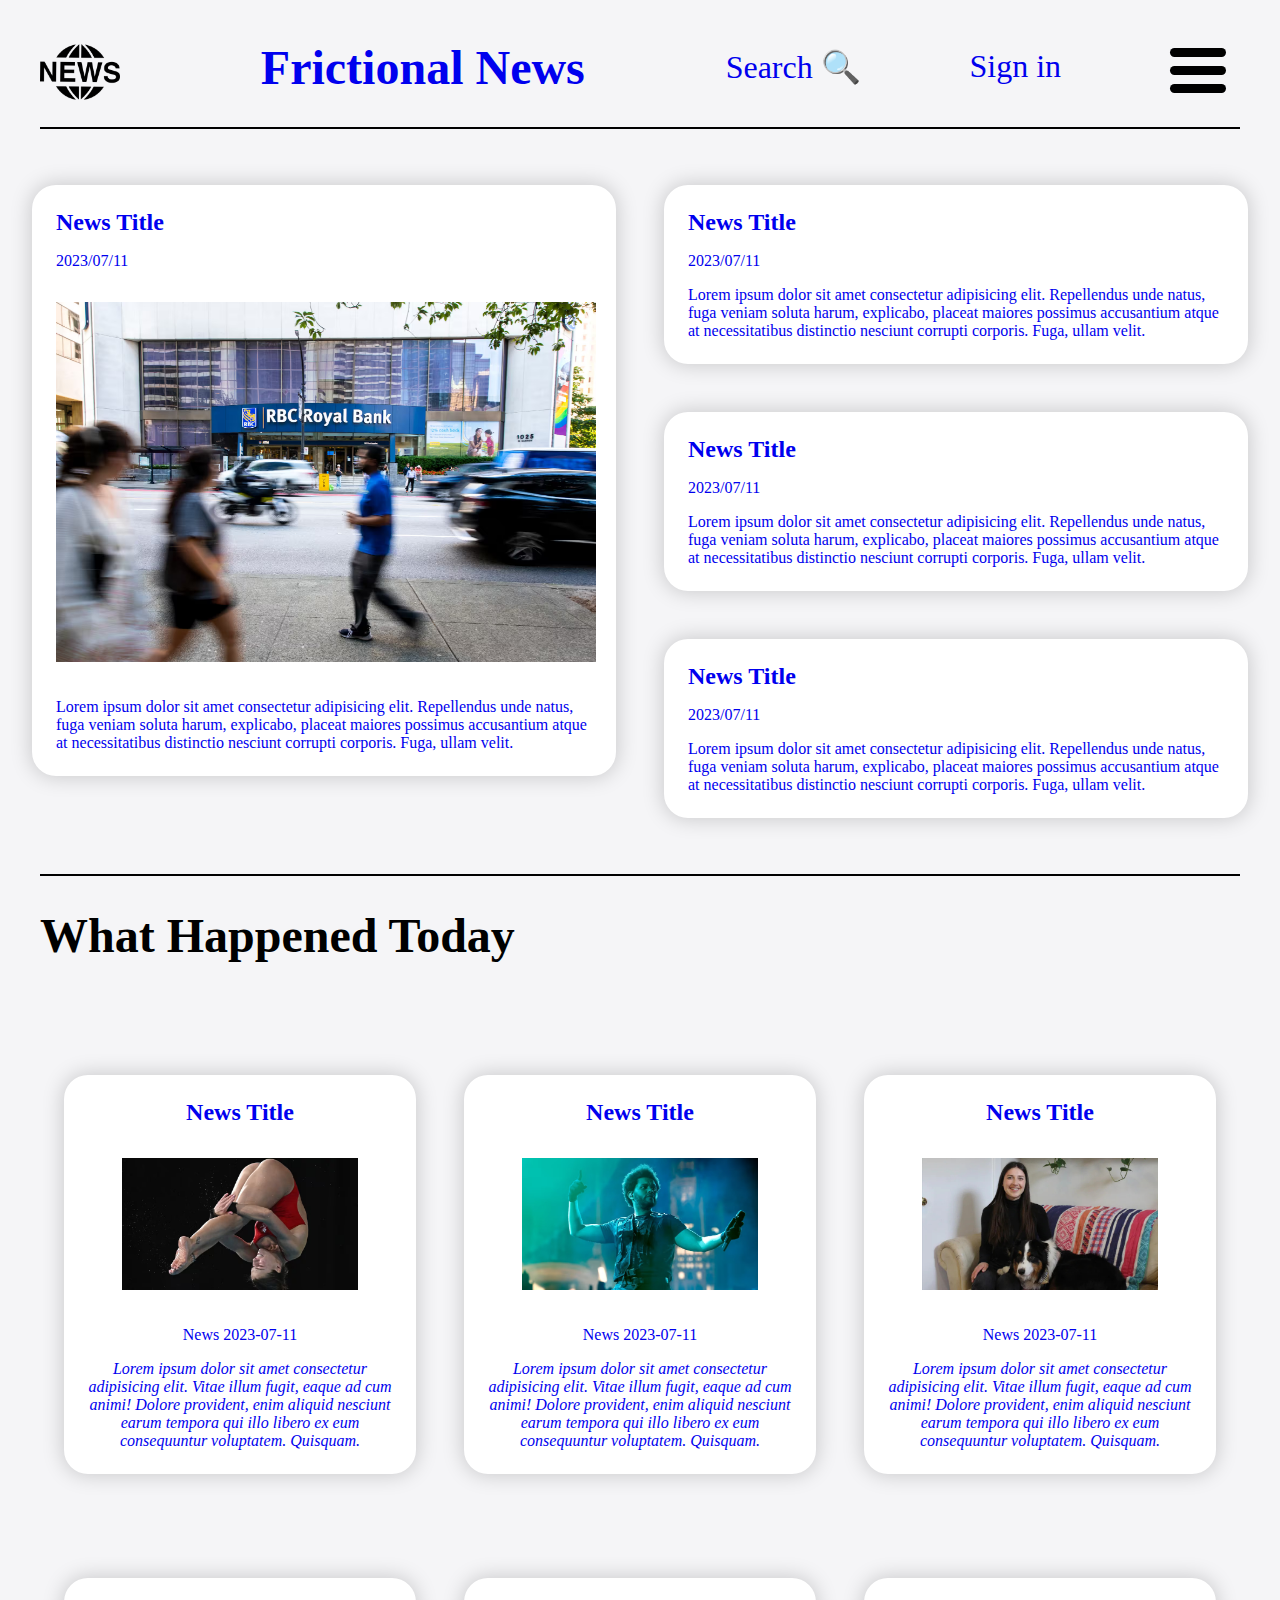
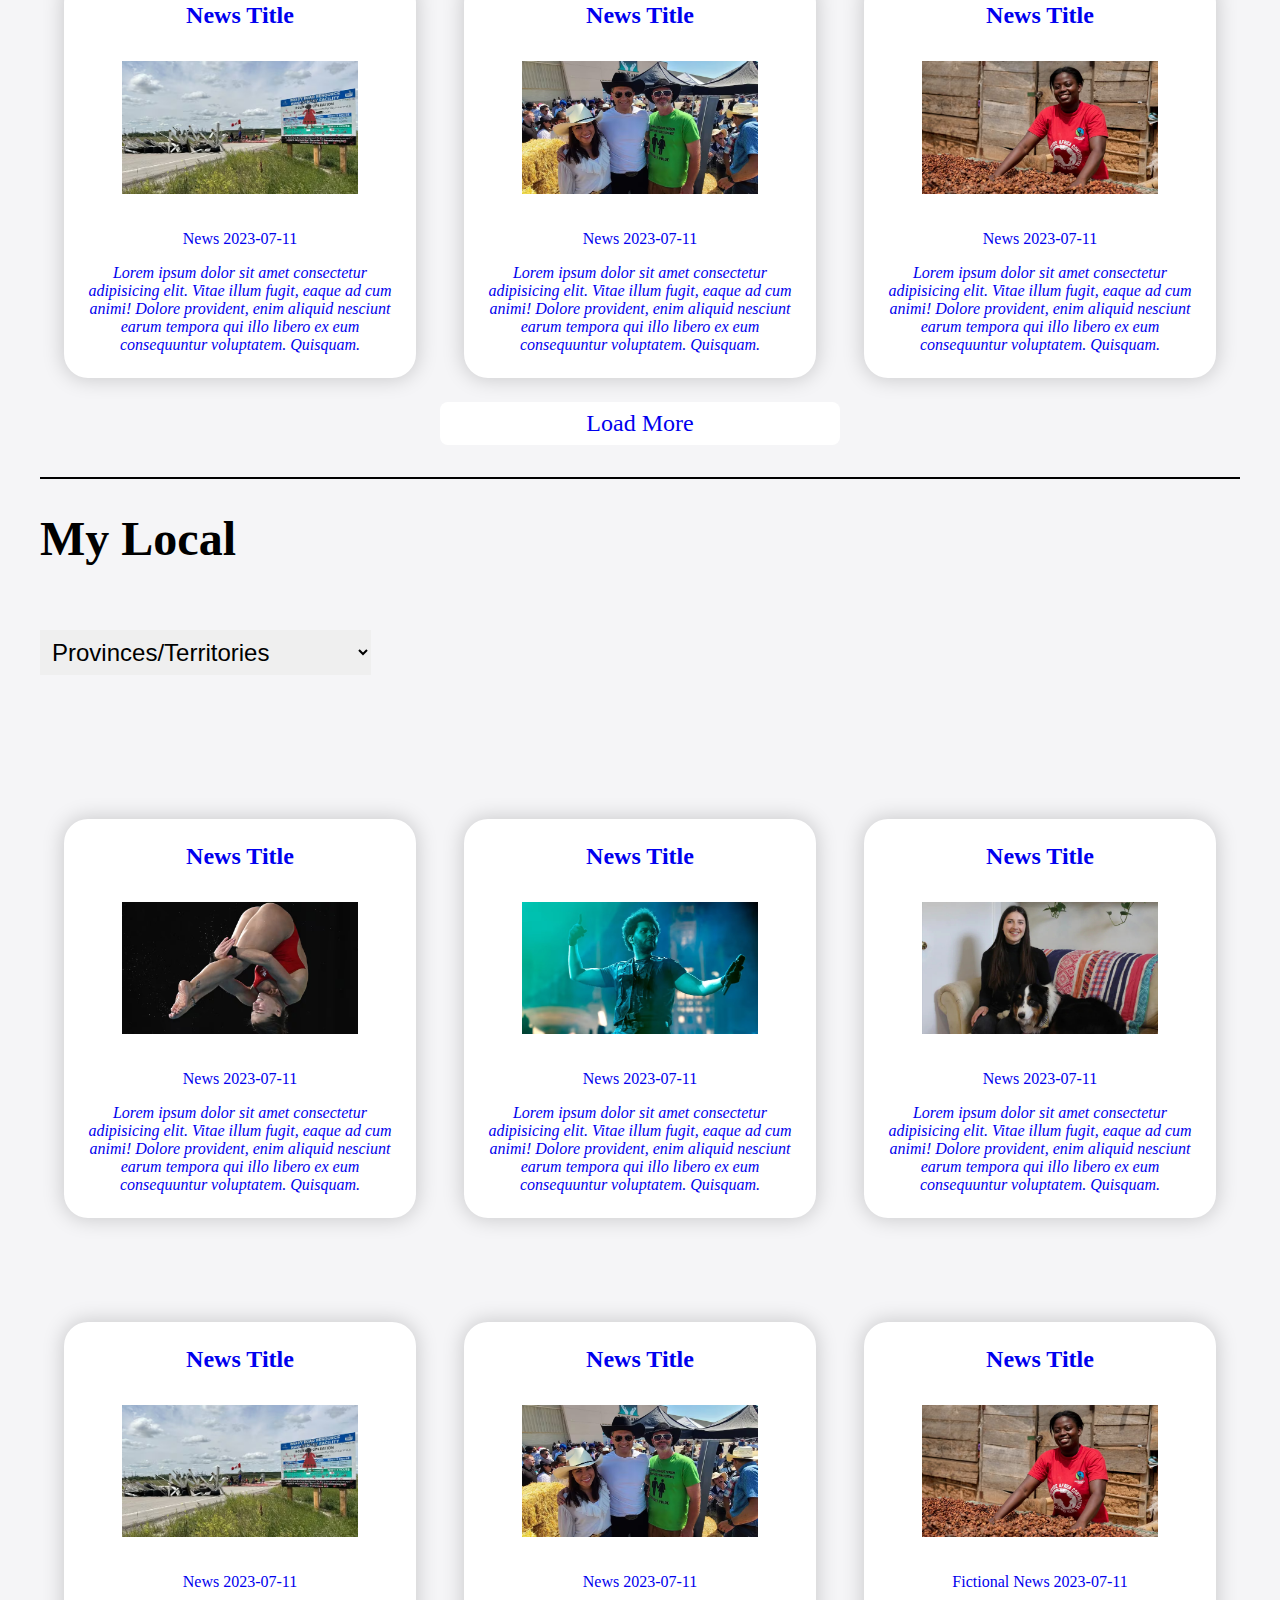
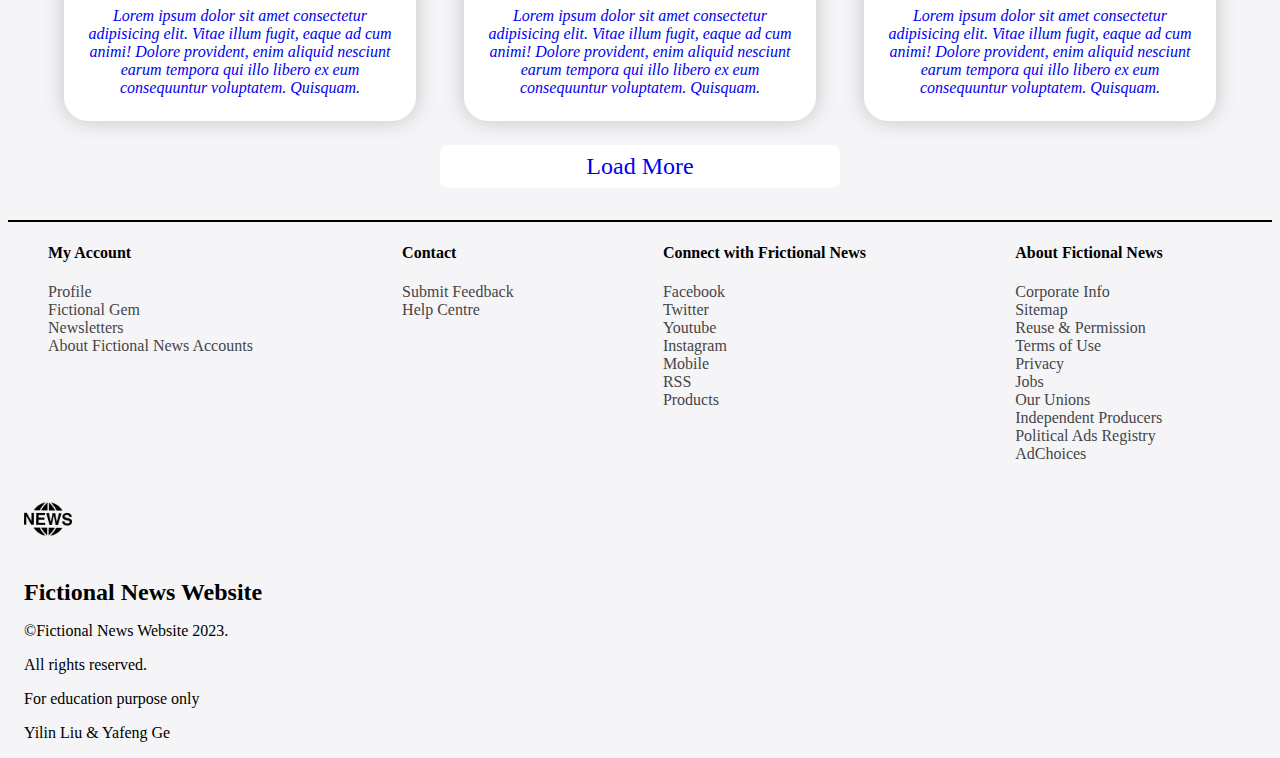
<file: index.html>
<!DOCTYPE html>
<html lang="en">
<head>
    <meta charset="UTF-8">
    <meta name="viewport" content="width=device-width, initial-scale=1.0">
    <title>Fictional News Site</title>
    <link rel="stylesheet" href="style.css">
    <link href="https://fonts.googleapis.com/css2?family=Open+Sans:ital,wght@0,600;1,500&display=swap" rel="stylesheet">
</head>
<body>
    <header>
        <a href="#"><img src="image/logo.png" alt="site logo" id="siteLogo"></a>
        <h1><a href="#">Frictional News</a></h1>
        <p><a href="#">Search 🔍</a></p>
        <p><a href="#">Sign in</a></p>
        <div id="nav-icon1">
            <span></span>
            <span></span>
            <span></span>
          </div>
        <div id="nav-bar" class="hidden">
            <ul>
                <li><a href="#">News</a></li>
                <li><a href="#">Sports</a></li>
                <li><a href="#">Radio</a></li>
                <li><a href="#">Music</a></li>
                <li><a href="#">Listen Live</a></li>
                <li><a href="#">TV</a></li>
                <li><a href="#">Watch</a></li>
                <li><a href="#">International</a></li>
            </ul>
        </div>

    </header>
   
   <main>
    <div class="feature">
        <a href="#" id="news1">
            <article>
                <h3>News Title</h3>
                <p>2023/07/11</p>
                <img src="image/image1.jpg"alt="feature image" id="featureImg">
                <p>Lorem ipsum dolor sit amet consectetur adipisicing elit. Repellendus unde natus, fuga veniam soluta harum, explicabo, placeat maiores possimus accusantium atque at necessitatibus distinctio nesciunt corrupti corporis. Fuga, ullam velit.</p>
            </article>
      </a>
      <a href="#" id="news2">
        <article>
            <h3>News Title</h3>
            <p>2023/07/11</p>
            <p>Lorem ipsum dolor sit amet consectetur adipisicing elit. Repellendus unde natus, fuga veniam soluta harum, explicabo, placeat maiores possimus accusantium atque at necessitatibus distinctio nesciunt corrupti corporis. Fuga, ullam velit.</p>
        </article>
      </a>
      <a href="#" id="news3">
        <article>
            <h3>News Title</h3>
            <p>2023/07/11</p>
            <p>Lorem ipsum dolor sit amet consectetur adipisicing elit. Repellendus unde natus, fuga veniam soluta harum, explicabo, placeat maiores possimus accusantium atque at necessitatibus distinctio nesciunt corrupti corporis. Fuga, ullam velit.</p>
            </article>
      </a>
      <a href="#" id="news4">
        <article>
            <h3>News Title</h3>
            <p>2023/07/11</p>
            <p>Lorem ipsum dolor sit amet consectetur adipisicing elit. Repellendus unde natus, fuga veniam soluta harum, explicabo, placeat maiores possimus accusantium atque at necessitatibus distinctio nesciunt corrupti corporis. Fuga, ullam velit.</p>
        </article>
      </a>

    </div>
    <h2>What Happened Today</h2>
    <div class="gallery">
        
        <a href="#"id="article1">
            <article >
                <h3>News Title</h3>
                <img src="image/image7.jpg" alt="emoji1">
                <p>News 2023-07-11</p>
                <p class="paragraph">Lorem ipsum dolor sit amet consectetur adipisicing elit. Vitae illum fugit, eaque ad cum animi! Dolore provident, enim aliquid nesciunt earum tempora qui illo libero ex eum consequuntur voluptatem. Quisquam.</p>
            </article>
        </a>
        <a href="#" id="article2">
            <article >
                <h3>News Title</h3>
                <img src="image/image2.jpg" alt="emoji2">
                <p>News     2023-07-11</p>
                <p class="paragraph">Lorem ipsum dolor sit amet consectetur adipisicing elit. Vitae illum fugit, eaque ad cum animi! Dolore provident, enim aliquid nesciunt earum tempora qui illo libero ex eum consequuntur voluptatem. Quisquam.</p>
            </article>
        </a>
        <a href="#" id="article3">
            <article >
                <h3>News Title</h3>
                <img src="image/image3.jpg" alt="emoji3">
                <p>News     2023-07-11</p>
                <p class="paragraph">Lorem ipsum dolor sit amet consectetur adipisicing elit. Vitae illum fugit, eaque ad cum animi! Dolore provident, enim aliquid nesciunt earum tempora qui illo libero ex eum consequuntur voluptatem. Quisquam.</p>
            </article>
        </a>
        <a href="#" id="article4">
            <article >
                <h3>News Title</h3>
                <img src="image/image4.jpg" alt="emoji4">
                <p>News     2023-07-11</p>
                <p class="paragraph">Lorem ipsum dolor sit amet consectetur adipisicing elit. Vitae illum fugit, eaque ad cum animi! Dolore provident, enim aliquid nesciunt earum tempora qui illo libero ex eum consequuntur voluptatem. Quisquam.</p>
            </article>
        </a>
        <a href="#" id="article5">
            <article>
                <h3>News Title</h3>
                <img src="image/image5.jpg" alt="emoji5">
                <p>News     2023-07-11</p>
                <p class="paragraph">Lorem ipsum dolor sit amet consectetur adipisicing elit. Vitae illum fugit, eaque ad cum animi! Dolore provident, enim aliquid nesciunt earum tempora qui illo libero ex eum consequuntur voluptatem. Quisquam.</p>
            </article>
        </a>
        <a href="#" id="article6">
            <article>
                <h3>News Title</h3>
                <img src="image/image6.jpg" alt="emoji5">
                <p>News     2023-07-11</p>
                <p class="paragraph">Lorem ipsum dolor sit amet consectetur adipisicing elit. Vitae illum fugit, eaque ad cum animi! Dolore provident, enim aliquid nesciunt earum tempora qui illo libero ex eum consequuntur voluptatem. Quisquam.</p>
            </article>
        </a>
        <a href="#" class="loadMore">Load More</a>
    </div>
    <h2>My Local</h2>
    <select name="response" id="response">
        <option value="" disabled selected hidden>Provinces/Territories </option>
          <option value="Alberta">Alberta</option>
          <option value="British Columbia">British Columbia</option>
          <option value="Manitoba">Manitoba</option>
          <option value="New Brunswick">New Brunswick</option>
          <option value="Newfoundland and Labrador">Newfoundland and labrador</option>
          <option value="Northwest Territories">Northwest Territories</option>
          <option value="Nova Scotia">Nova Scotia</option>
          <option value="Nunavut">Nunavut</option>
          <option value="Ontario">Ontario</option>
          <option value="Prince Edward Island">Prince Edward Island</option>
          <option value="Quebéc">Quebéc</option>
          <option value="Saskatchwen">Saskatchwen</option>
          <option value="Yukon">Yukon</option>
      </select>
    <div class="local">
        <a href="#" id="article1">
            <article>
                <h3>News Title</h3>
                <img src="image/image7.jpg" alt="emoji1">
                <p>News     2023-07-11</p>
                <p class="paragraph">Lorem ipsum dolor sit amet consectetur adipisicing elit. Vitae illum fugit, eaque ad cum animi! Dolore provident, enim aliquid nesciunt earum tempora qui illo libero ex eum consequuntur voluptatem. Quisquam.</p>
            </article>
        </a>
        <a href="#"id="article2">
            <article >
                <h3>News Title</h3>
                <img src="image/image2.jpg" alt="emoji2">
                <p>News     2023-07-11</p>
                <p class="paragraph">Lorem ipsum dolor sit amet consectetur adipisicing elit. Vitae illum fugit, eaque ad cum animi! Dolore provident, enim aliquid nesciunt earum tempora qui illo libero ex eum consequuntur voluptatem. Quisquam.</p>
            </article>
        </a>
        <a href="#"id="article3">
            <article >
                <h3>News Title</h3>
                <img src="image/image3.jpg" alt="emoji3">
                <p>Fictional News     2023-07-11</p>
                <p class="paragraph">Lorem ipsum dolor sit amet consectetur adipisicing elit. Vitae illum fugit, eaque ad cum animi! Dolore provident, enim aliquid nesciunt earum tempora qui illo libero ex eum consequuntur voluptatem. Quisquam.</p>
            </article>
        </a>
        <a href="#"id="article4">
            <article >
                <h3>News Title</h3>
                <img src="image/image4.jpg" alt="emoji4">
                <p>News  2023-07-11</p>
                <p class="paragraph">Lorem ipsum dolor sit amet consectetur adipisicing elit. Vitae illum fugit, eaque ad cum animi! Dolore provident, enim aliquid nesciunt earum tempora qui illo libero ex eum consequuntur voluptatem. Quisquam.</p>
            </article>
        </a>
        <a href="#"id="article5">
            <article>
                <h3>News Title</h3>
                <img src="image/image5.jpg" alt="emoji5">
                <p>News  2023-07-11</p>
                <p class="paragraph">Lorem ipsum dolor sit amet consectetur adipisicing elit. Vitae illum fugit, eaque ad cum animi! Dolore provident, enim aliquid nesciunt earum tempora qui illo libero ex eum consequuntur voluptatem. Quisquam.</p>
            </article>
        </a>
        <a href="#"id="article6">
            <article>
                <h3>News Title</h3>
                <img src="image/image6.jpg" alt="emoji5">
                <p>News  2023-07-11</p>
                <p class="paragraph">Lorem ipsum dolor sit amet consectetur adipisicing elit. Vitae illum fugit, eaque ad cum animi! Dolore provident, enim aliquid nesciunt earum tempora qui illo libero ex eum consequuntur voluptatem. Quisquam.</p>
            </article>
        </a>
        <a href="#" class="loadMore">Load More</a>
    </div>
    <div class="nav">
            <div class="myAccount">
            <h4>My Account</h4>
            <ul>
                <li><a href="#">Profile</a></li>
                <li><a href="#">Fictional Gem</a></li>
                <li><a href="#">Newsletters</a></li>
                <li><a href="#">About Fictional News Accounts</a></li>
            </ul>
            </div>
            <div class="contact">
            <h4>Contact</h4>
            <ul>
                <li><a href="#">Submit Feedback</a></li>
                <li><a href="#">Help Centre</a></li>
            </ul>
            </div>
            <div class="connet">
                <h4>Connect with Frictional News</h4>
                <ul>
                    <li><a href="#">Facebook</a></li>
                    <li><a href="#">Twitter</a></li>
                    <li><a href="#">Youtube</a></li>
                    <li><a href="#">Instagram</a></li>
                    <li><a href="#">Mobile</a></li>
                    <li><a href="#">RSS</a></li>
                    <li><a href="#">Products</a></li>
                </ul>
            </div>
            <div class="about">
                <h4>About Fictional News</h4>
                <ul>
                    <li><a href="#">Corporate Info</a></li>
                    <li><a href="#">Sitemap</a></li>
                    <li><a href="#">Reuse & Permission</a></li>
                    <li><a href="#">Terms of Use</a></li>
                    <li><a href="#">Privacy</a></li>
                    <li><a href="#">Jobs</a></li>
                    <li><a href="#">Our Unions</a></li>
                    <li><a href="#">Independent Producers</a></li>
                    <li><a href="#">Political Ads Registry</a></li>
                    <li><a href="#">AdChoices</a></li>
                </ul>
            </div>
    </div>
   </main>
</body>
<footer >
    <div class="footer">
    <img src="image/logo.png" alt="logo" id="logo">
    <h3>Fictional News Website</h3>
    <p class="footerPara">©Fictional News Website 2023.</p>
    <p class="footerPara">All rights reserved.</p>
    <p class="footerPara">For education purpose only</p>
    <p class="footerPara">Yilin Liu & Yafeng Ge</p>
    </div>
   </footer>
   <!-- script -->
   <script
      src="https://code.jquery.com/jquery-3.7.0.js"
      integrity="sha256-JlqSTELeR4TLqP0OG9dxM7yDPqX1ox/HfgiSLBj8+kM="
      crossorigin="anonymous"
    ></script>
   <script src="script.js"></script>
</html>
</file>
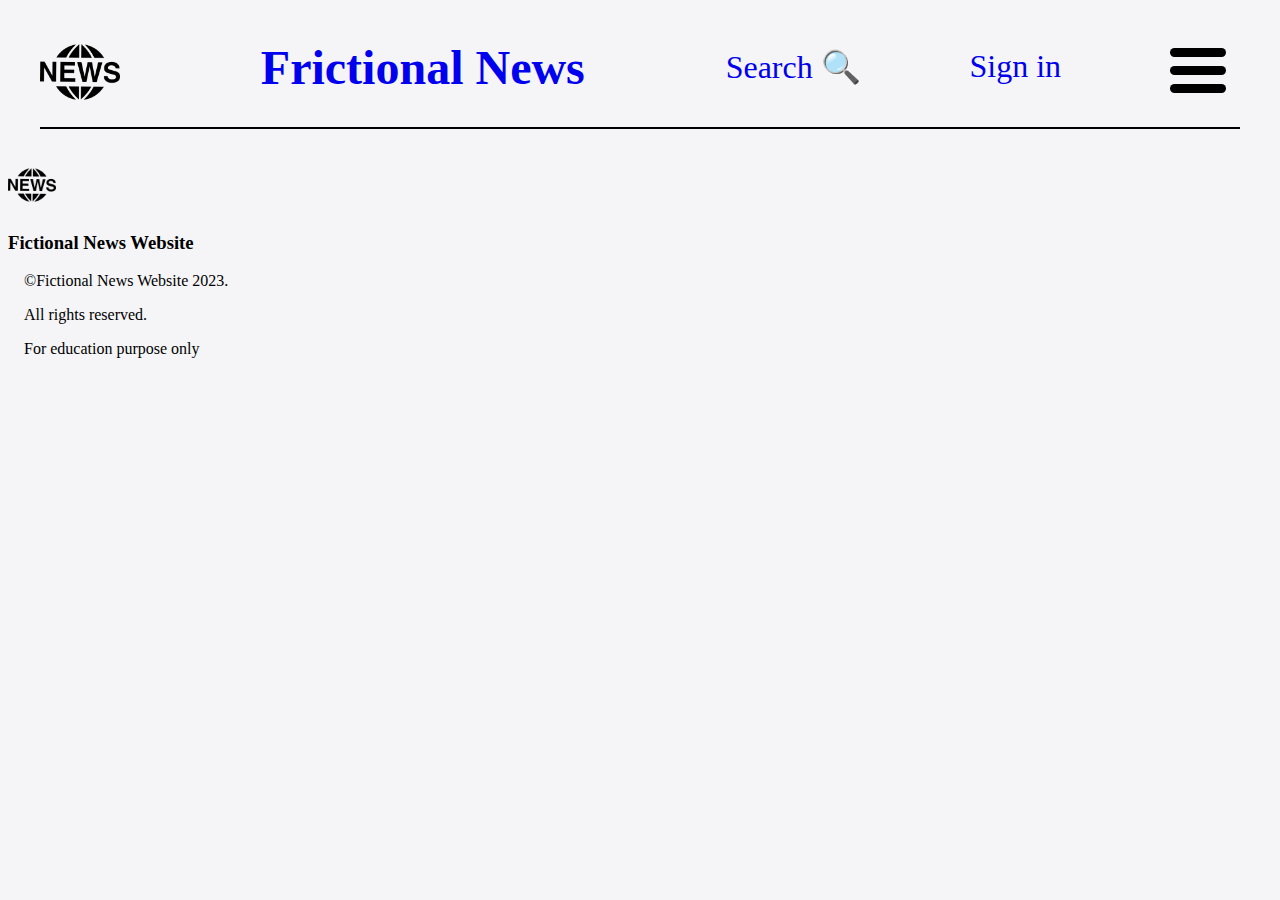
<file: Desktop/FWDP-2000-Assignment-03/index.html>
<!DOCTYPE html>
<html lang="en">
<head>
    <meta charset="UTF-8">
    <meta name="viewport" content="width=device-width, initial-scale=1.0">
    <title>Fictional News Site</title>
    <link rel="stylesheet" href="style.css">
    <link href="https://fonts.googleapis.com/css2?family=Open+Sans:ital,wght@0,600;1,500&display=swap" rel="stylesheet">
</head>
<body>
    <header>
        <a href="#"><img src="image/logo.png" alt="site logo" id="siteLogo"></a>
        <h1><a href="#">Frictional News</a></h1>
        <p><a href="#">Search 🔍</a></p>
        <p><a href="#">Sign in</a></p>
        <div id="nav-icon1">
            <span></span>
            <span></span>
            <span></span>
          </div>
        <div id="nav-bar" class="hidden">
            <ul>
                <li><a href="#">News</a></li>
                <li><a href="#">Sports</a></li>
                <li><a href="#">Radio</a></li>
                <li><a href="#">Music</a></li>
                <li><a href="#">Listen Live</a></li>
                <li><a href="#">TV</a></li>
                <li><a href="#">Watch</a></li>
                <li><a href="#">International</a></li>
            </ul>
        </div>

    </header>
   <footer >
    <div class="footer">
    <img src="image/logo.png" alt="logo" id="logo">
    <h3>Fictional News Website</h3>
    <p class="footerPara">©Fictional News Website 2023.</p>
    <p class="footerPara">All rights reserved.</p>
    <p class="footerPara">For education purpose only</p>
    </div>
   </footer>
   <!-- script -->
   <script
      src="https://code.jquery.com/jquery-3.7.0.js"
      integrity="sha256-JlqSTELeR4TLqP0OG9dxM7yDPqX1ox/HfgiSLBj8+kM="
      crossorigin="anonymous"
    ></script>
   <script src="script.js"></script>
</body>
</html>
</file>
<file: style.css>
:root{
    --font:"Opem Sans";
    --backgroundColor:rgb(245, 245, 247);
    --border:2px solid black;
}
html {
  background-color: var(--backgroundColor);
  font-family: var(--font);
}
/* header styles */
header{
    border-bottom: var(--border);
    margin:0 2rem 2rem 2rem;

}
h1{
    font-size: 2rem ;
}
#nav-bar ul{
    font-size: 1rem;
}
header p{
    font-size:1rem;
    justify-content: end;
}
#siteLogo{
    width:3rem;
    margin:0;
}
#nav-icon1 {
    width: 60px;
    height: 45px;
    position: relative;
    padding: 5px;
    -webkit-transform: rotate(0deg);
    -moz-transform: rotate(0deg);
    -o-transform: rotate(0deg);
    transform: rotate(0deg);
    -webkit-transition: 0.5s ease-in-out;
    -moz-transition: 0.5s ease-in-out;
    -o-transition: 0.5s ease-in-out;
    transition: 0.5s ease-in-out;
    cursor: pointer;
    z-index: 1000;
  }
  
  #nav-icon1 span {
    display: block;
    position: absolute;
    height: 9px;
    width: 3.5rem;
    background: black;
    border-radius: 9px;
    opacity: 1;
    left: 0;
    -webkit-transform: rotate(0deg);
    -moz-transform: rotate(0deg);
    -o-transform: rotate(0deg);
    transform: rotate(0deg);
    -webkit-transition: 0.25s ease-in-out;
    -moz-transition: 0.25s ease-in-out;
    -o-transition: 0.25s ease-in-out;
    transition: 0.25s ease-in-out;
  }
  
  #nav-icon1 span:nth-child(1) {
    top: 0px;
  }
  
  #nav-icon1 span:nth-child(2) {
    top: 18px;
  }
  
  #nav-icon1 span:nth-child(3) {
    top: 36px;
  }
  
  #nav-icon1.open span:nth-child(1) {
    top: 18px;
    -webkit-transform: rotate(135deg);
    -moz-transform: rotate(135deg);
    -o-transform: rotate(135deg);
    transform: rotate(135deg);
  }
  
  #nav-icon1.open span:nth-child(2) {
    opacity: 0;
    left: -60px;
  }
  
  #nav-icon1.open span:nth-child(3) {
    top: 18px;
    -webkit-transform: rotate(-135deg);
    -moz-transform: rotate(-135deg);
    -o-transform: rotate(-135deg);
    transform: rotate(-135deg);
  }
  
  header nav {
    height: 100%;
    background: white;
    position: fixed;
    top: 0;
    right: -350px;
    width: 350px;
    transition: 0.5s all ease-in-out;
  }
  #nav-bar{
    display: none;
  }
  #nav-bar.active {
    right: 20px;
    transition: 0.5s all ease-in-out;
    display: block;

  }
  
  header nav ul {
    position: absolute;
    top: 50%;
    left: 50%;
    transform: translate(-50%, -50%);
  }
  header nav ul li a {
    display: block;
    padding: 2rem;
    color: black;
    font-size: 1.8rem;
    text-align: center;
    text-decoration: none;
  }
  
  nav ul {
    padding: 0;
    margin: 0;
    list-style: none;
  }
  
h2 {
  font-size: 2rem;
  font-weight: 600;
  margin: 2rem;
  padding-top:2rem;
  border-top: var(--border);
}
h3 {
  font-size: 1.5rem;
  font-weight: 600;
  margin: 1rem;
}
.paragraph {
  font-size: 1rem;
  font-weight: 500;
  font-style: italic;
  margin: 1rem;
}
#featureImg{
    width:95%;
}
.feature p{
    margin:1rem;
}
img {
  width: 70%;
  margin: 1rem;
}
article {
  padding: 0.5rem;
  margin: 1.5rem;
  border-radius: 1.5rem;
  background-color: #fff;
  box-shadow: 0px 0px 20px 2px rgba(0, 0, 0, 0.17);
}

select {
  margin: 1rem;
  border: none;
  backdrop-filter: blur(20px);
}
a {
  text-decoration: none;
}
a:visited {
  color: black;
}

.footerPara {
  font-style: none;
  margin-left: 1rem;
}
#logo{
  width:3rem;
}
@media(min-width:950px){
/* header */
header{
    border-bottom: 2px solid black;
    margin:0 2rem 2rem 2rem;
    display:flex;
    justify-content: space-between;
}
h1{
    font-size: 3rem ;
    margin:2rem;
}
#nav-bar ul{
    font-size: 2rem;
}
header p{
    font-size:2rem;
    margin-top: 2.5rem;
}
#siteLogo{
    width:5rem;
    height:5rem;
    margin-top: 1.5rem;
}
#nav-icon1{
    margin-top:2.5rem;
}
  
.gallery,
.local {
  text-align: center;
}
.loadMore {
  font-size: 1.5rem;
  background-color: #fff;
  padding: 0.5rem 1rem;
  border-radius: 0.5rem;
}
.myAccount {
  border-top: 2px black;
}
#logo {
  width: 3rem;
}
.nav a {
  color: rgb(69, 69, 72);
}
.nav a:hover{
    font-size: 1.25rem;
    color:black;
}
ul {
  list-style: none;
}
h4 {
  margin-left: 2.5rem;
}
.nav{
    border-top: var();
    margin-top: 2rem;
}
.feature{
    display:grid;
    grid-template-columns: 2;
    grid-template-rows: 3;
}
.feature img{
    max-width: 80rem;
}
.feature p{
    max-width: 50rem;
}
#news1{
    grid-column: 1/2;
    grid-row: 1/4;
}
article:hover{
    animation: shadow-drop-2-center 3s linear;
}
@keyframes shadow-drop-2-center {
    0% {
        transform: translateZ(0);
        box-shadow: 0 0 0 0 rgba(0, 0, 0, 0);
    }
    100% {
        transform: translateZ(50px);
        box-shadow: 0 0 20px 0px rgba(0, 0, 0, 0.35);
    }
  }

#news2{
    grid-column: 2/3;
    grid-row: 1/2;
}
#news3{
    grid-column: 2/3;
    grid-row: 2/3;
}
#news4{
    grid-column: 2/3;
    grid-row: 3/4;
}

h2{
    font-size: 3rem;
    text-align: left;
    border-top: 2px solid black;
    margin: 2rem;
}
.gallery article{
    max-width: 25rem;
    margin-top: 5rem;
}
.gallery{
    display:grid;
    grid-template-columns: 3;
    grid-template-rows: 3;
    margin:0 2rem 2rem 2rem;
}
#article1{
    grid-column: 1/2;
    grid-row: 1/2;
}
#article2{
    grid-column: 2/3;
    grid-row: 1/2;
}
#article3{
    grid-column: 3/4;
    grid-row: 1/2;
}
.loadMore{
    grid-column: 2/3;
    grid:3/4;
}
#response{
    font-size: 1.5rem;
    padding:0.5rem;
    margin:2rem;
}
.local article{
    max-width: 25rem;
    margin-top: 5rem;
}
.local{
    display:grid;
    grid-template-columns: 3;
    grid-template-rows: 3;
    margin:2rem;
}
#article1{
    grid-column: 1/2;
    grid-row: 2/3;
}
#article2{
    grid-column: 2/3;
    grid-row: 2/3;
}
#article3{
    grid-column: 3/4;
    grid-row: 2/3;
}
.loadMore{
    grid-column: 2/3;
    grid: 3/4;
}
.nav{
    display:grid;
    grid-template-columns: 4;
    border-top: var(--border);
}
.myAccount{
    grid-column: 1/2;
}
.contact{
    grid-column: 2/3;
}
.connet{
    grid-column: 3/4;
}
.about{
    grid-column: 4/5;
}
}
</file>
<file: Desktop/FWDP-2000-Assignment-03/style.css>
:root{
    --font:"Opem Sans";
    --backgroundColor:rgb(245, 245, 247);
    --border:2px solid black;
}
html {
  background-color: var(--backgroundColor);
  font-family: var(--font);
}
/* header styles */
header{
    border-bottom: var(--border);
    margin:0 2rem 2rem 2rem;

}
h1{
    font-size: 2rem ;
}
#nav-bar ul{
    font-size: 1rem;
}
header p{
    font-size:1rem;
    justify-content: end;
}
#siteLogo{
    width:3rem;
    margin:0;
}
#nav-icon1 {
    width: 60px;
    height: 45px;
    position: relative;
    padding: 5px;
    -webkit-transform: rotate(0deg);
    -moz-transform: rotate(0deg);
    -o-transform: rotate(0deg);
    transform: rotate(0deg);
    -webkit-transition: 0.5s ease-in-out;
    -moz-transition: 0.5s ease-in-out;
    -o-transition: 0.5s ease-in-out;
    transition: 0.5s ease-in-out;
    cursor: pointer;
    z-index: 1000;
  }
  
  #nav-icon1 span {
    display: block;
    position: absolute;
    height: 9px;
    width: 3.5rem;
    background: black;
    border-radius: 9px;
    opacity: 1;
    left: 0;
    -webkit-transform: rotate(0deg);
    -moz-transform: rotate(0deg);
    -o-transform: rotate(0deg);
    transform: rotate(0deg);
    -webkit-transition: 0.25s ease-in-out;
    -moz-transition: 0.25s ease-in-out;
    -o-transition: 0.25s ease-in-out;
    transition: 0.25s ease-in-out;
  }
  
  #nav-icon1 span:nth-child(1) {
    top: 0px;
  }
  
  #nav-icon1 span:nth-child(2) {
    top: 18px;
  }
  
  #nav-icon1 span:nth-child(3) {
    top: 36px;
  }
  
  #nav-icon1.open span:nth-child(1) {
    top: 18px;
    -webkit-transform: rotate(135deg);
    -moz-transform: rotate(135deg);
    -o-transform: rotate(135deg);
    transform: rotate(135deg);
  }
  
  #nav-icon1.open span:nth-child(2) {
    opacity: 0;
    left: -60px;
  }
  
  #nav-icon1.open span:nth-child(3) {
    top: 18px;
    -webkit-transform: rotate(-135deg);
    -moz-transform: rotate(-135deg);
    -o-transform: rotate(-135deg);
    transform: rotate(-135deg);
  }
  
  header nav {
    height: 100%;
    background: white;
    position: fixed;
    top: 0;
    right: -350px;
    width: 350px;
    transition: 0.5s all ease-in-out;
  }
  #nav-bar{
    display: none;
  }
  #nav-bar.active {
    right: 20px;
    transition: 0.5s all ease-in-out;
    display: block;

  }
  
  header nav ul {
    position: absolute;
    top: 50%;
    left: 50%;
    transform: translate(-50%, -50%);
  }
  header nav ul li a {
    display: block;
    padding: 2rem;
    color: black;
    font-size: 1.8rem;
    text-align: center;
    text-decoration: none;
  }
  
  nav ul {
    padding: 0;
    margin: 0;
    list-style: none;
  }
  
a {
  text-decoration: none;
}
a:visited {
  color: black;
}

.footerPara {
  font-style: none;
  margin-left: 1rem;
}
#logo{
  width:3rem;
}
@media(min-width:950px){
/* header */
header{
    border-bottom: 2px solid black;
    margin:0 2rem 2rem 2rem;
    display:flex;
    justify-content: space-between;
}
h1{
    font-size: 3rem ;
    margin:2rem;
}
#nav-bar ul{
    font-size: 2rem;
}
header p{
    font-size:2rem;
    margin-top: 2.5rem;
}
#siteLogo{
    width:5rem;
    height:5rem;
    margin-top: 1.5rem;
}
#nav-icon1{
    margin-top:2.5rem;
}
  
}
</file>
